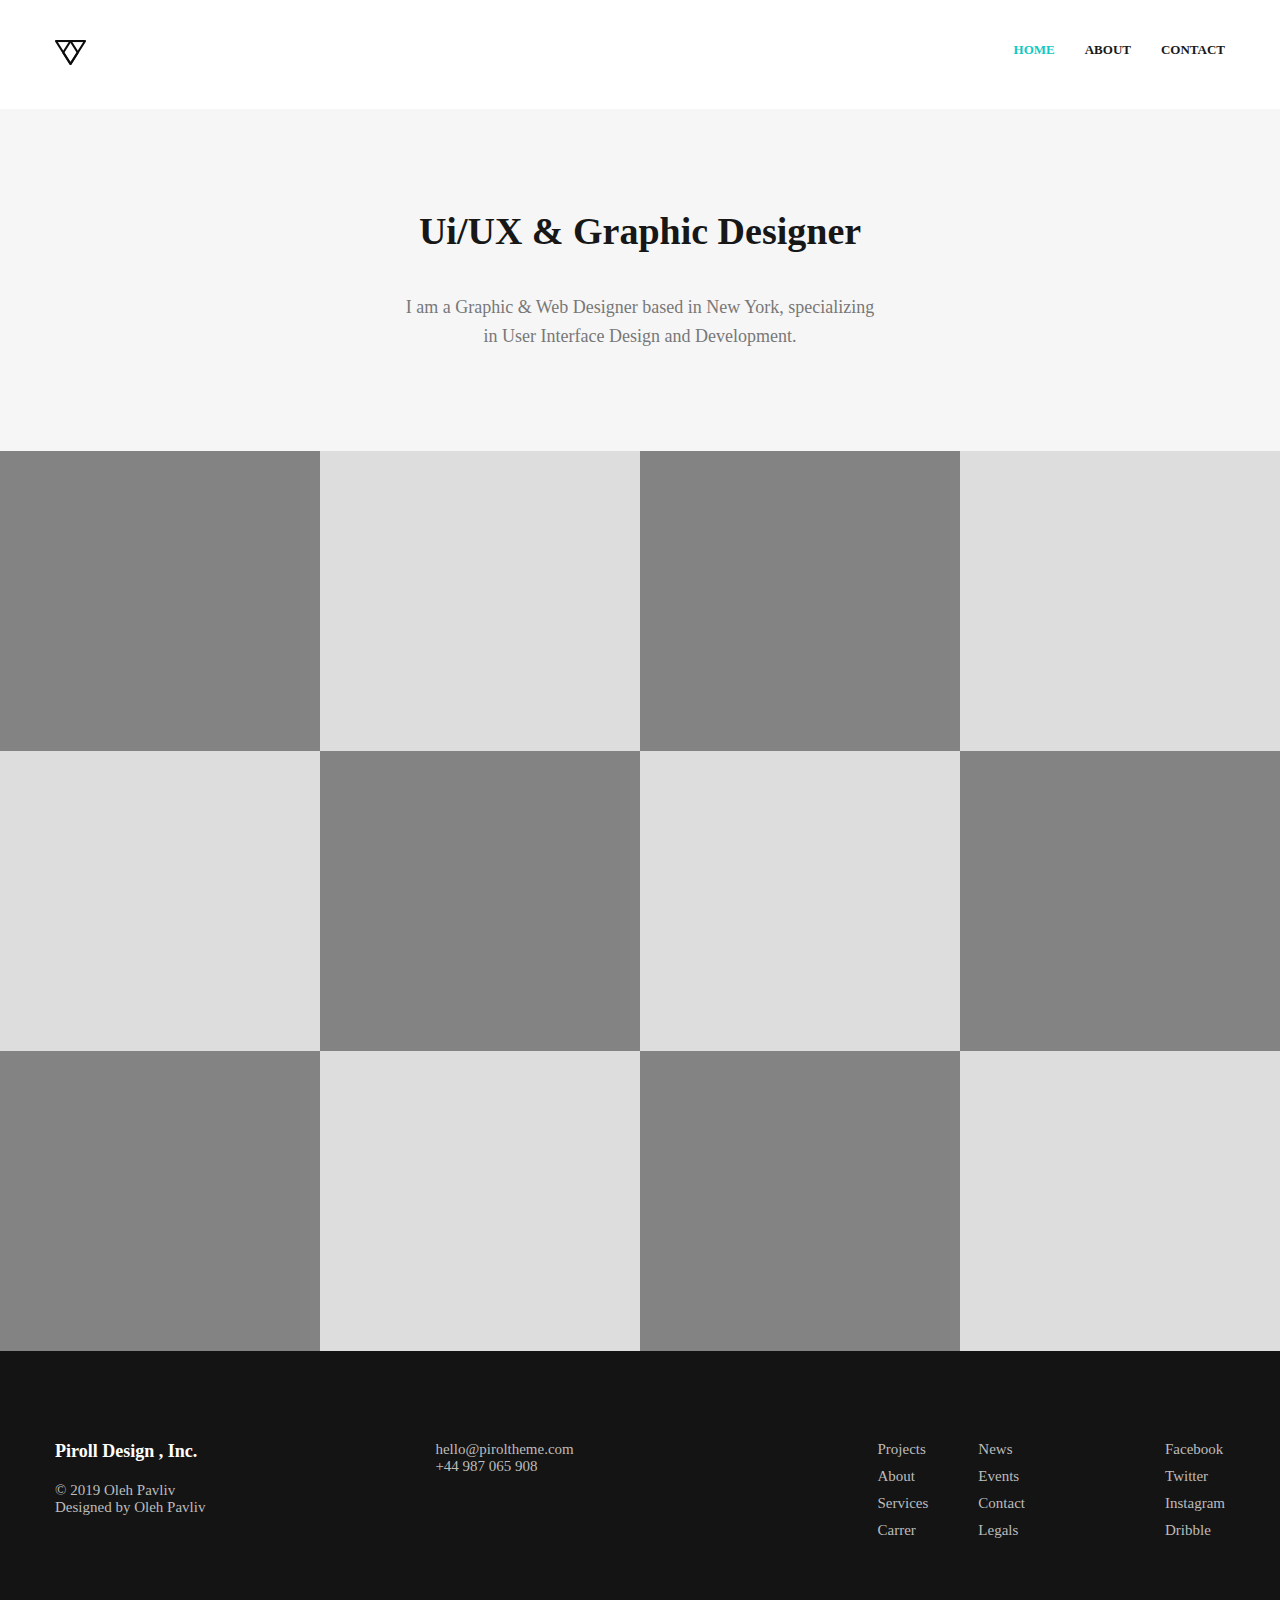
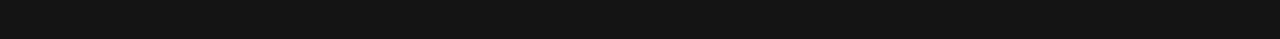
<file: index.html>
<!DOCTYPE html>
<html lang="en">
<head>
	<meta charset="UTF-8">
	<title>Agency</title>
	<link rel="stylesheet" href="css/fonts.css">
	<link rel="stylesheet" href="css/main.css">
</head>
<body>
	
	<!--header-->
	<header id="header">
		<div class="container clearfix">
			<div class="logo">
				<img src="images/logo.png" alt="logo">
			</div>
			<nav class="navigation">
				<ul class="clearfix">
					<li><a href="index.html" class="active">Home</a></li>
					<li><a href="#">About</a></li>
					<li><a href="#">Contact</a></li>
				</ul>
			</nav>
		</div>
	</header>
	<!--/header-->
	
	<!--aboutMe-->
	<section id="aboutMe">
		<h1>Ui/UX & Graphic  Designer</h1>
		<p>I am a Graphic & Web Designer based in New York, specializing<br> 
        in User Interface Design and Development.</p>
	</section>
	<!--aboutMe-->
	
	<!--works-->
	<section id="works">
			<div class="works clearfix">
				<div class="works_item dark"></div>
				<div class="works_item light"></div>
				<div class="works_item dark"></div>
				<div class="works_item light"></div>
				<div class="works_item light"></div>
				<div class="works_item dark"></div>
				<div class="works_item light"></div>
				<div class="works_item dark"></div>
				<div class="works_item dark"></div>
				<div class="works_item light"></div>
				<div class="works_item dark"></div>
				<div class="works_item light"></div>
			</div>
	</section>
	<!--/works-->
	
	<footer id="footer">
		<div class="container">
			<div class="information clearfix">
				<div class="copy">
					<h4>Piroll Design , Inc.</h4>
					<p>&copy; 2019 Oleh Pavliv</p>
					<p>Designed by Oleh Pavliv</p>
				</div>
				<div class="email">
					<p>hello@piroltheme.com</p>
					<p>+44 987 065 908</p>
				</div>
				<div class="footerNav clearfix">
					<ul class="list_1">
						<li><a href="#">Projects</a></li>
						<li><a href="#">About</a></li>
						<li><a href="#">Services</a></li>
						<li><a href="#">Carrer</a></li>
					</ul>
					<ul class="list_2">
						<li><a href="#">News</a></li>
						<li><a href="#">Events</a></li>
						<li><a href="#">Contact</a></li>
						<li><a href="#">Legals</a></li>
					</ul>
					<ul class="list_icons">
						<li><a href="#">Facebook</a></li>
						<li><a href="#">Twitter</a></li>
						<li><a href="#">Instagram</a></li>
						<li><a href="#">Dribble</a></li>
					</ul>
				</div>
			</div>
		</div>	
	</footer>

	<script>document.write('<script src="http://' + (location.host || 'localhost').split(':')[0] + ':35729/livereload.js?snipver=1"></' + 'script>')</script>
</body>
</html>
</file>
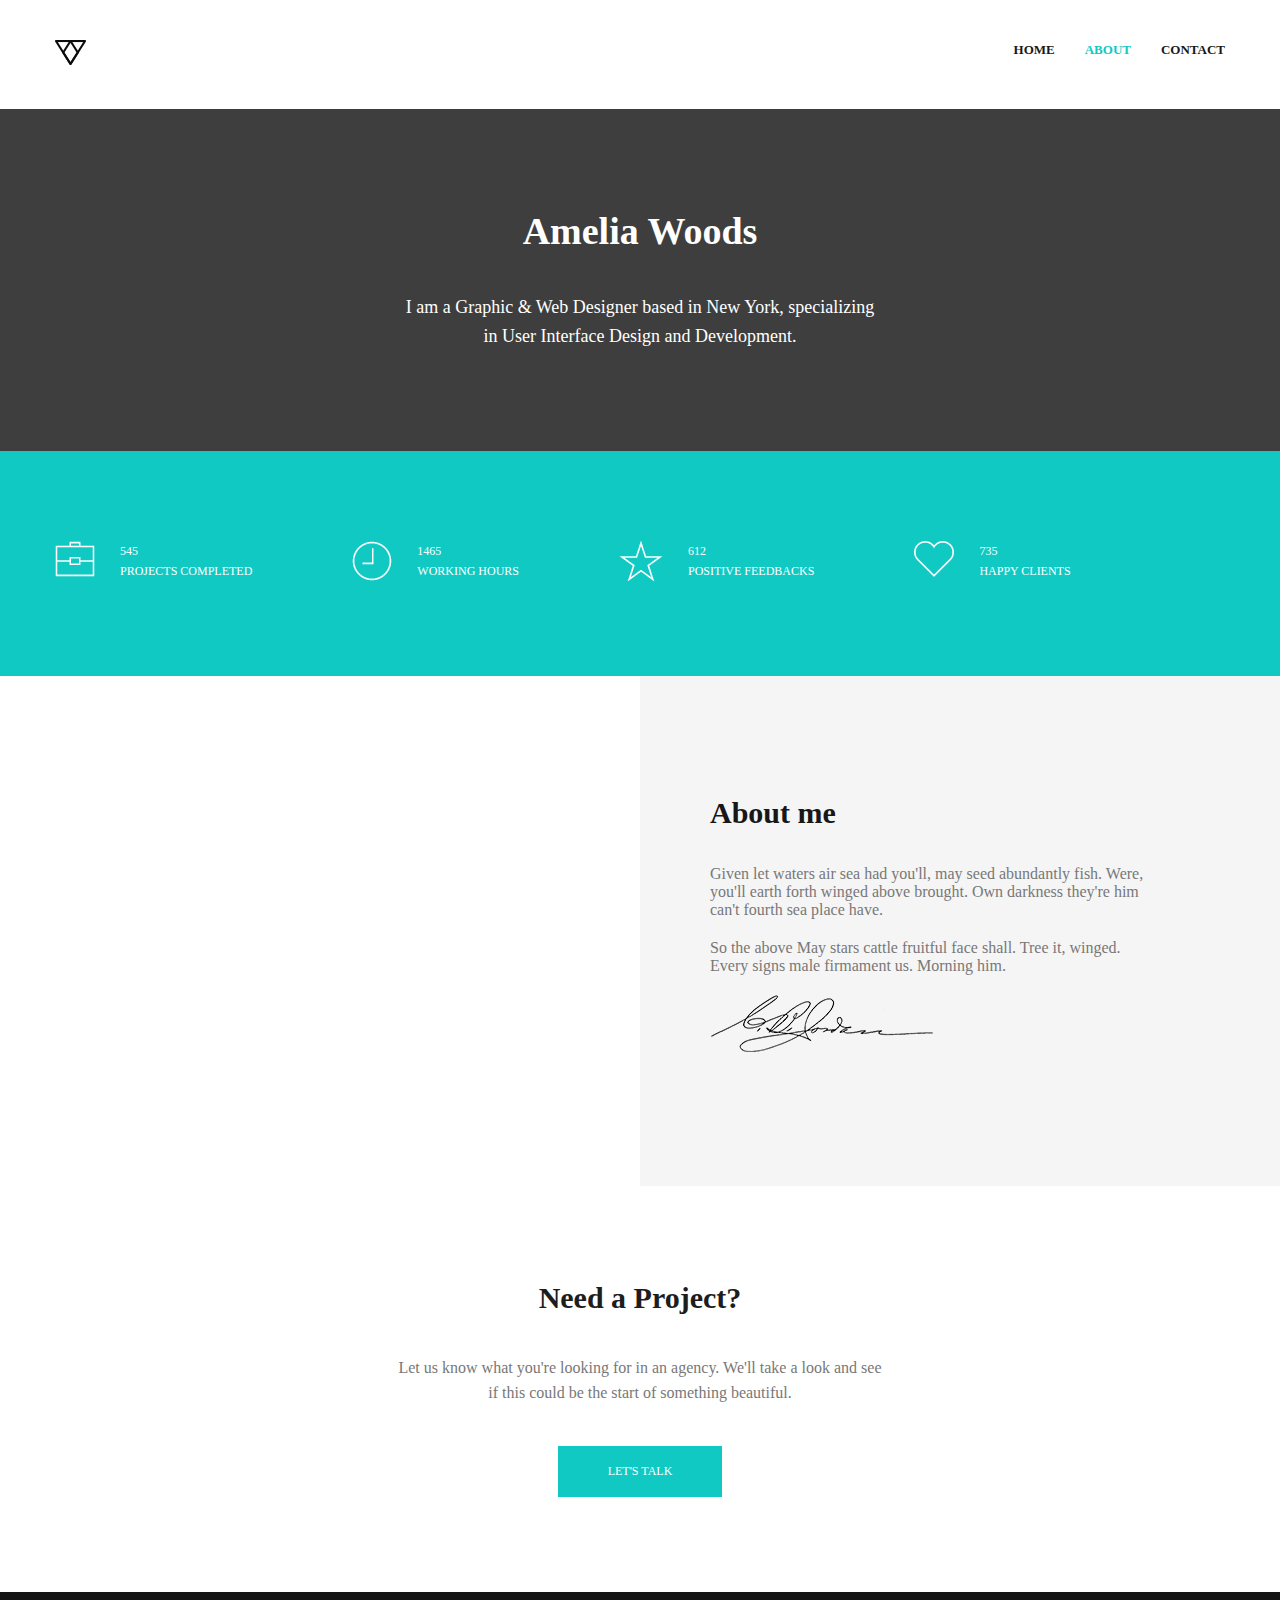
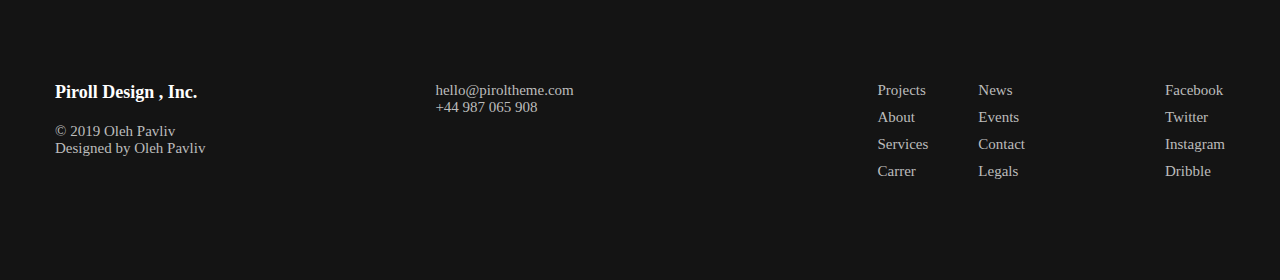
<file: about.html>
<!DOCTYPE html>
<html lang="en">
<head>
	<meta charset="UTF-8">
	<title>About</title>
	<link rel="stylesheet" href="css/fonts.css">
	<link rel="stylesheet" href="css/main.css">
</head>
<body>
	
	<!--header-->
	<header id="header">
		<div class="container clearfix">
			<div class="logo">
				<img src="images/logo.png" alt="logo">
			</div>
			<nav class="navigation">
				<ul class="clearfix">
					<li><a href="index.html">Home</a></li>
					<li><a href="about.html" class="active">About</a></li>
					<li><a href="contact.html">Contact</a></li>
				</ul>
			</nav>
		</div>
	</header>
	<!--/header-->
	
	<!--myself-->
	<section id="myself">
		<h1 class="title">Amelia Woods</h1>
		<p class="text">I am a Graphic & Web Designer based in New York, specializing<br> 
     in User Interface Design and Development.</p>
	</section>
	<!--/myself-->
	
	<!--achievements-->
	<section id="achievs">
		<div class="container">
			<div class="achievs clearfix">
				<div class="achievsItem">
					<img src="images/portfolio.png" alt="portfolio">
					<div class="achievsText">
						<p>545</p>
						<p>Projects Completed</p>
					</div>
				</div>
				<div class="achievsItem">
					<img src="images/clock_icon.png" alt="clock">
					<div class="achievsText">
						<p>1465</p>
						<p>Working Hours</p>
					</div>
				</div>
				<div class="achievsItem">
					<img src="images/feedBack_icon.png" alt="feedback">
					<div class="achievsText">
						<p>612</p>
						<p>Positive Feedbacks</p>
					</div>
				</div>
				<div class="achievsItem">
					<img src="images/like_icon.png" alt="like">
					<div class="achievsText">
						<p>735</p>
						<p>Happy Clients</p>
					</div>
				</div>
			</div>
		</div>
	</section>
	<!--/achievments-->
	
	<!--introduce-->
	<section id="introduce">
		<div class="photo"></div>
		<div class="inf">
			<h2>About me</h2>
			<p>Given let waters air sea had you'll, may seed abundantly fish. 
       Were, you'll earth forth winged above brought. Own darkness 
       they're him can't fourth sea place have.</p>
      <p>So the above May stars cattle fruitful face shall. Tree it, winged. 
       Every signs male firmament us. Morning him.</p>
       <img src="images/signature.png" alt="signature">
		</div>
	</section>
  <!--/introduce-->

	<section id="project">
		<h2>Need a Project?</h2>
		<p>Let us know what you're looking for in an agency. We'll take a look and see <br>
    if this could be the start of something beautiful.</p>
    <a href="#" class="button">Let's talk</a>
	</section>


	<footer id="footer">
		<div class="container">
			<div class="information clearfix">
				<div class="copy">
					<h4>Piroll Design , Inc.</h4>
					<p>&copy; 2019 Oleh Pavliv</p>
					<p>Designed by Oleh Pavliv</p>
				</div>
				<div class="email">
					<p>hello@piroltheme.com</p>
					<p>+44 987 065 908</p>
				</div>
				<div class="footerNav clearfix">
					<ul class="list_1">
						<li><a href="#">Projects</a></li>
						<li><a href="#">About</a></li>
						<li><a href="#">Services</a></li>
						<li><a href="#">Carrer</a></li>
					</ul>
					<ul class="list_2">
						<li><a href="#">News</a></li>
						<li><a href="#">Events</a></li>
						<li><a href="#">Contact</a></li>
						<li><a href="#">Legals</a></li>
					</ul>
					<ul class="list_icons">
						<li><a href="#">Facebook</a></li>
						<li><a href="#">Twitter</a></li>
						<li><a href="#">Instagram</a></li>
						<li><a href="#">Dribble</a></li>
					</ul>
				</div>
			</div>
		</div>	
	</footer>

	<script>document.write('<script src="http://' + (location.host || 'localhost').split(':')[0] + ':35729/livereload.js?snipver=1"></' + 'script>')</script>
</body>
</html>
</file>
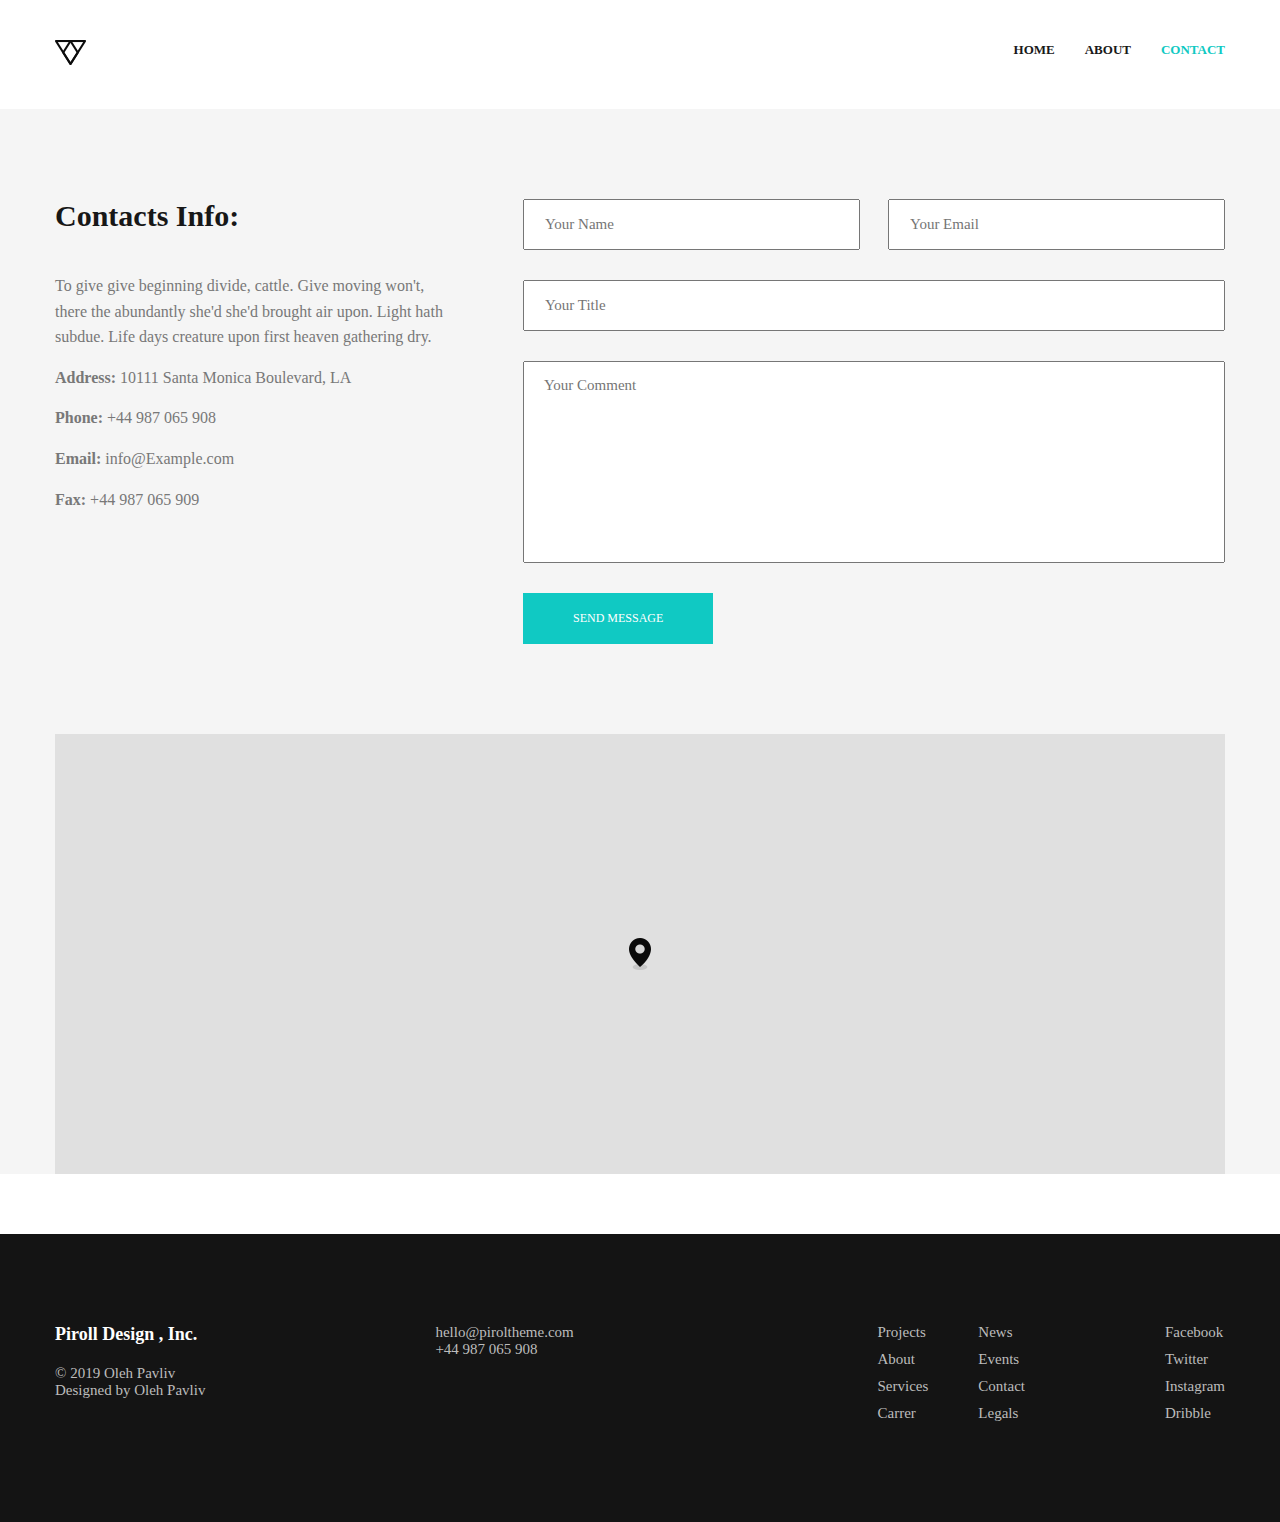
<file: contact.html>
<!DOCTYPE html>
<html lang="en">
<head>
	<meta charset="UTF-8">
	<title>Contact</title>
	<link rel="stylesheet" href="css/fonts.css">
	<link rel="stylesheet" href="css/main.css">
</head>
<body>
	
	<!--header-->
	<header id="header">
		<div class="container clearfix">
			<div class="logo">
				<img src="images/logo.png" alt="logo">
			</div>
			<nav class="navigation">
				<ul class="clearfix">
					<li><a href="index.html">Home</a></li>
					<li><a href="about.html">About</a></li>
					<li><a href="contact.html" class="active">Contact</a></li>
				</ul>
			</nav>
		</div>
	</header>
	<!--/header-->
	
	<section id="contacts">
		<div class="container">
			<div class="contacts clearfix">
				<div class="contactsInf">
					<h2>Contacts Info:</h2>
					<p>To give give beginning divide, cattle. Give moving 
          won't, there the abundantly she'd she'd brought air 
          upon. Light hath subdue. Life days creature upon 
         first heaven gathering dry.</p>
         	<p><span class="bold">Address:</span>  10111 Santa Monica Boulevard, LA</p>
         	<p><span class="bold">Phone:</span>  +44 987 065 908</p>
         	<p><span class="bold">Email:</span>  info@Example.com</p>
         	<p><span class="bold">Fax:</span> +44 987 065 909</p>
				</div>
				<div class="contactsForm">
					<form action="#" method="POST" class="clearfix">
						<input type="text" name="name" placeholder="Your Name">
						<input type="email" name="email" placeholder="Your Email">
						<input type="text" name="title" placeholder="Your Title">
						<textarea name="comment" id="" cols="30" rows="10" placeholder="Your Comment"></textarea> 
						<a href="#" class="button">Send Message</a>
					</form>
					
				</div>
			</div>
			<div class="map"></div>	
		</div>
	</section>

	<footer id="footer">
		<div class="container">
			<div class="information clearfix">
				<div class="copy">
					<h4>Piroll Design , Inc.</h4>
					<p>&copy; 2019 Oleh Pavliv</p>
					<p>Designed by Oleh Pavliv</p>
				</div>
				<div class="email">
					<p>hello@piroltheme.com</p>
					<p>+44 987 065 908</p>
				</div>
				<div class="footerNav clearfix">
					<ul class="list_1">
						<li><a href="#">Projects</a></li>
						<li><a href="#">About</a></li>
						<li><a href="#">Services</a></li>
						<li><a href="#">Carrer</a></li>
					</ul>
					<ul class="list_2">
						<li><a href="#">News</a></li>
						<li><a href="#">Events</a></li>
						<li><a href="#">Contact</a></li>
						<li><a href="#">Legals</a></li>
					</ul>
					<ul class="list_icons">
						<li><a href="#">Facebook</a></li>
						<li><a href="#">Twitter</a></li>
						<li><a href="#">Instagram</a></li>
						<li><a href="#">Dribble</a></li>
					</ul>
				</div>
			</div>
		</div>	
	</footer>

	<script>document.write('<script src="http://' + (location.host || 'localhost').split(':')[0] + ':35729/livereload.js?snipver=1"></' + 'script>')</script>
</body>
</html>
</file>
<file: css/fonts.css>
@font-face{
	font-family: "Montserrat";
	src: url(../fonts/Monstserrat/Montserrat-Regular.ttf) format('ttf');
}

@font-face{
	font-family: "Nunito Sans";
	src: url(../fonts/NunitoSans/NunitoSans-Regular.ttf) format('ttf');
}

@font-face{
	font-family: "Work Sans";
	src: url(../fonts/WorkSans/WorkSans-Regular.ttf) format('ttf');
}
</file>
<file: css/main.css>
/*global*/
*{
	box-sizing: border-box;
	padding: 0;
	margin: 0;
}
ul{
	padding-left: 0;
	list-style-type: none; 
}
a{
	text-decoration: none;
}
.clearfix:before , .clearfix:after{
	content: ' ';
	display: block;
	clear: both;
}
.container{
	max-width: 1170px;
	margin: 0 auto;
}

/*header*/
#header{
	background-color: #fff;
	padding: 40px 0;
}
.logo{
	float: left;
	cursor: pointer;
}
.navigation{
	float: right;
}
.navigation li{
	float:left;
	margin-left: 30px; 
}
.navigation li a{
	font-family: Montserrat;
	font-size: 13px;
	font-weight: bold;
	text-transform: uppercase;
	color:#191919;
}
.navigation li a.active , .navigation li a:hover{
	color: #10c9c3;
}
/*/header*/


/*aboutMe*/
#aboutMe{
	background-color: #f6f6f6;
	text-align: center;
	padding: 100px 0;
	font-family: "Nunito Sans";
}
#aboutMe h1{
	color: #171717;
	font-weight: bold;
	font-size: 38px;
	margin-bottom: 40px;
}
#aboutMe p{
	font-size: 18px;
	color: #787878;
	line-height: 1.6em;
}
/*/aboutMe*/

/*works*/
.works_item{
	width: 25%;
	padding: 150px 0;
	float: left;
	cursor: pointer;
}
.works .dark{
	background-color: #838383;
}
.works .light{
	background-color: #ddd; 
}
.works_item:hover{
	background:url(../images/eye.png) no-repeat center center , rgba(33,191,185,.85);
}

/*/works*/


/*myself*/
#myself{
	background-color: #3e3e3e;
	text-align: center;
	padding: 100px 0;
}
#myself h1{
	font-family: "Montserrat";
	font-size: 38px;
	font-weight: bold;
	color: #fff;
	margin-bottom: 40px
}
#myself p{
	font-famiy: "Nunito Sans";
	font-size: 18px;
	color: #fff;
	line-height: 1.6em;
}
/*/myself*/

/*achievements*/
#achievs{
	background-color: #10c9c3;
	padding: 90px 0;
}
.achievsItem{
	float: left;
	margin-right: 100px;
}
.achievsText{
	float: right;
	margin-left: 25px;
	font-family: "Montserrat";
	font-size: 12px;
	text-transform: uppercase;
	color: #fff;
	line-height: 1.7em;
}

/*/achievements*/

/*introduce*/
#introduce{
	overflow: hidden;
}
.photo{
	width: 50%;
	float:left;
	background-color: #e1e1e1;
}
.inf{
	width: 50%;
	float:right;
	background-color: #f5f5f5;
	padding: 120px 130px 130px 70px;
}
.inf h2{
	font-family: "Montserrat";
	font-size: 30px;
	color: #171717;
	margin-bottom: 35px;
}
.inf p{
	font-family: "Nunito Sans";
	font-size: 16px;
	color: #787878;
	margin-bottom: 20px;
}
/*/introduce*/

/*project*/
#project{
	text-align: center;
	padding: 95px;
}
#project h2{
	font-family: "Montserrat";
	font-size: 30px;
	color: #1d1d1d;
	margin-bottom: 40px;
}
#project p{
	font-family: "Nunito Sans";
	font-size: 16px;
	color: #787878;
	line-height: 1.6em;
	margin-bottom: 40px;
}
.button{
	font-family: "Montserrat";
	display: inline-block;
	font-size: 12px;
	text-transform: uppercase;
	color: #fff;
	background-color: #10c9c3;
	padding: 18px 50px;
}
/*/project*/

/*contacts*/
#contacts{
	background-color: #f5f5f5;
}
.contacts{
	padding: 90px 0;
}
.contactsInf{
	width: 40%;
	float: left;
}
.contactsInf{
	padding-right: 75px;
}
.contactsInf h2{
	font-family: "Montserrat";
	font-size: 30px;
	color: #171717;
	margin-bottom:40px;
}
.contactsInf p{
	font-family: "Nunito Sans";
	font-size: 16px;
	color: #787878;
	line-height: 1.6em;
	margin-bottom: 15px;
}
.contactsInf p .bold{
	font-weight: bold;
}
.contactsForm{
	width: 60%;
	float: right;
}
.contactsForm input , .contactsForm textarea{
	display: block;
	width: 100%;
	font-family: "Nunito Sans";
	font-size: 15px;
	color: #787878;
	padding: 15px 20px;
	margin-bottom: 30px;
	resize: none;
}

.contactsForm input[name="name"] , .contactsForm input[type="email"]{
	width: 48%;
}
.contactsForm input[name="name"]{
	float: left;
}
.contactsForm input[type="email"]{
	float: right;
}
/*/contacts*/

/*map*/
.map{
	background: url(../images/pointe_icon.png) no-repeat center center , #e0e0e0 ;
	height: 440px;
	margin-bottom: 60px;
}

/*/map*/
/*footer*/

#footer{
	background-color: #141414;
	color: #bcbcbc;
	padding: 90px 0;
	font-family: "Nunito Sans";
	font-size: 15px;
}
.copy , .email  {
	float: left;
}
.footerNav{
	float:right;
}
.list_1 , .list_2{
	float:left;
}
.list_icons{
	float: right;
	margin-left: 140px;
}
.list_2{
	margin-left: 50px;
}
.copy{
	margin-right: 230px;
}
.copy h4{
	font-size: 18px;
	color: #fff;
	margin-bottom: 20px;
}

.footerNav li{
	margin-bottom: 10px;
}
.footerNav li a{
	font-family: "Nunito Sans";
	font-size: 15px;
	color: #bcbcbc;
}
.footerNav li a:hover{
	color: #10c9c3;
}
/*/footer*/
</file>
